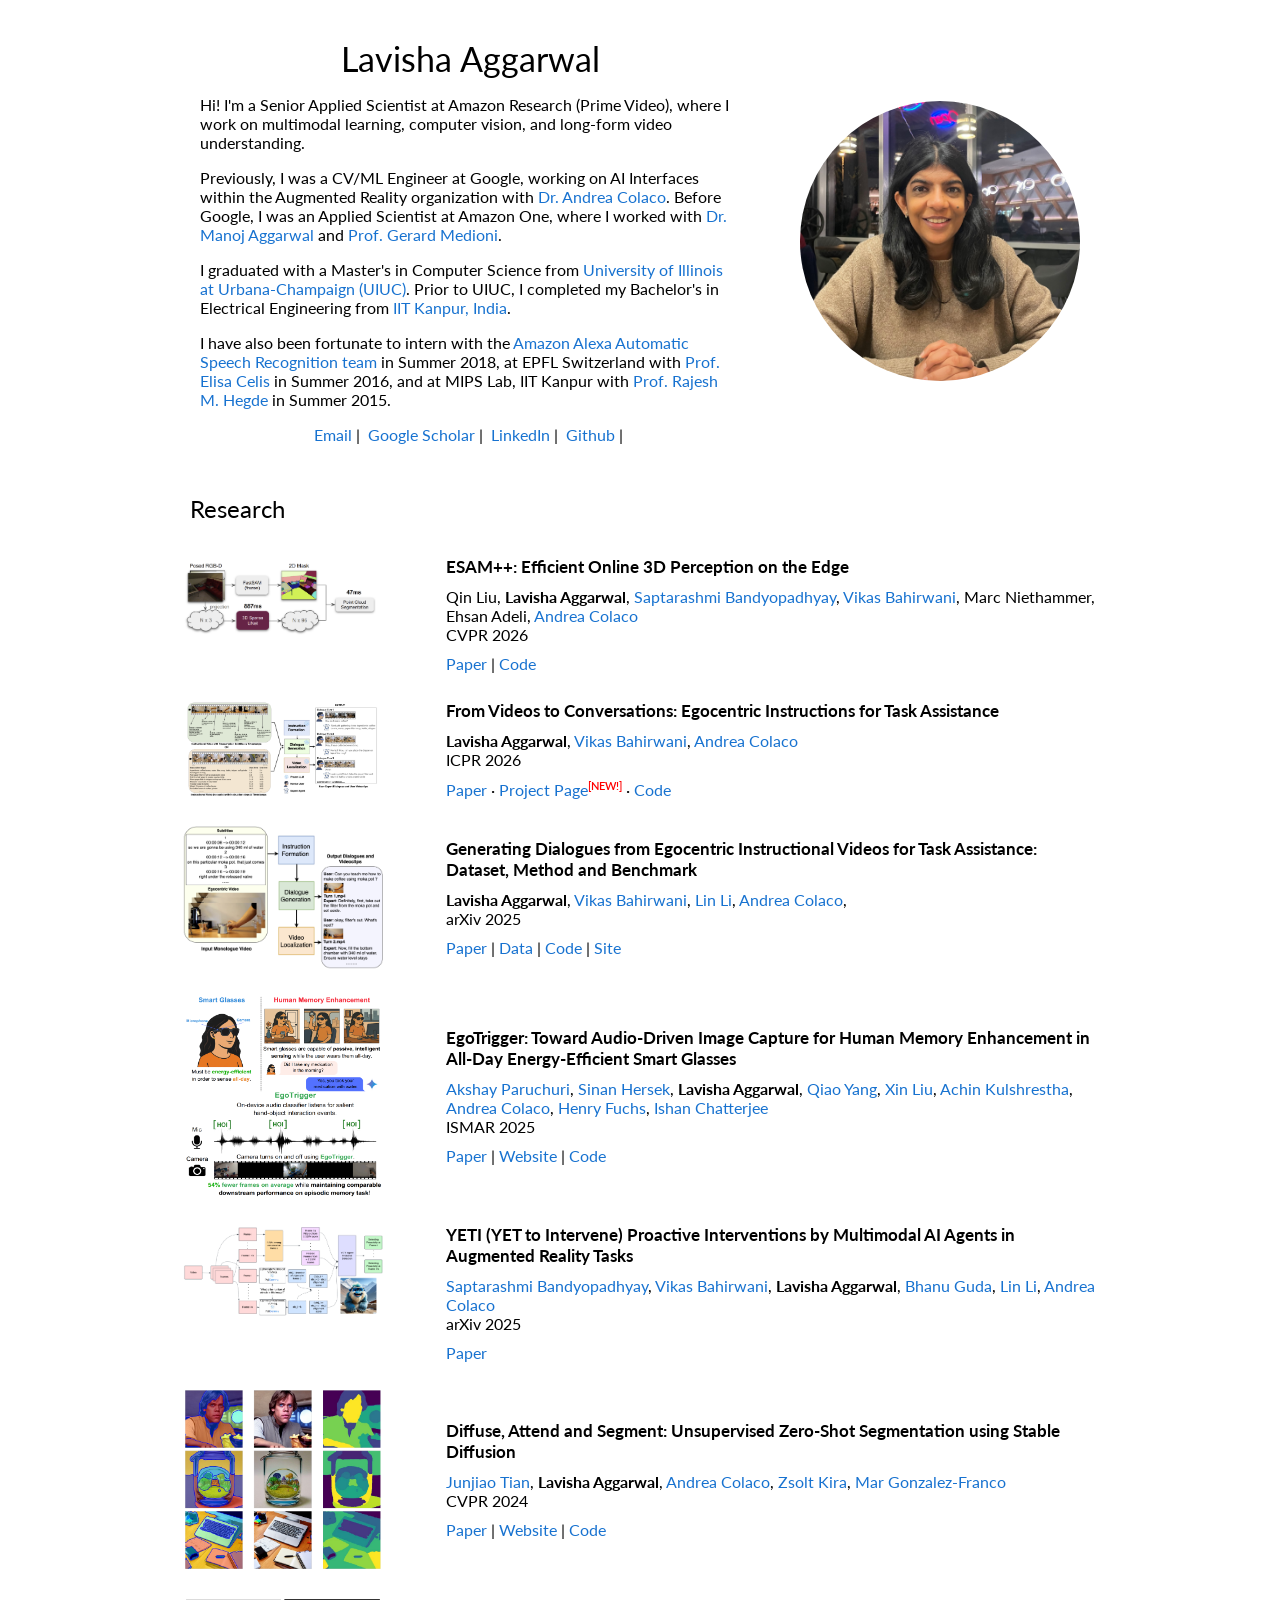
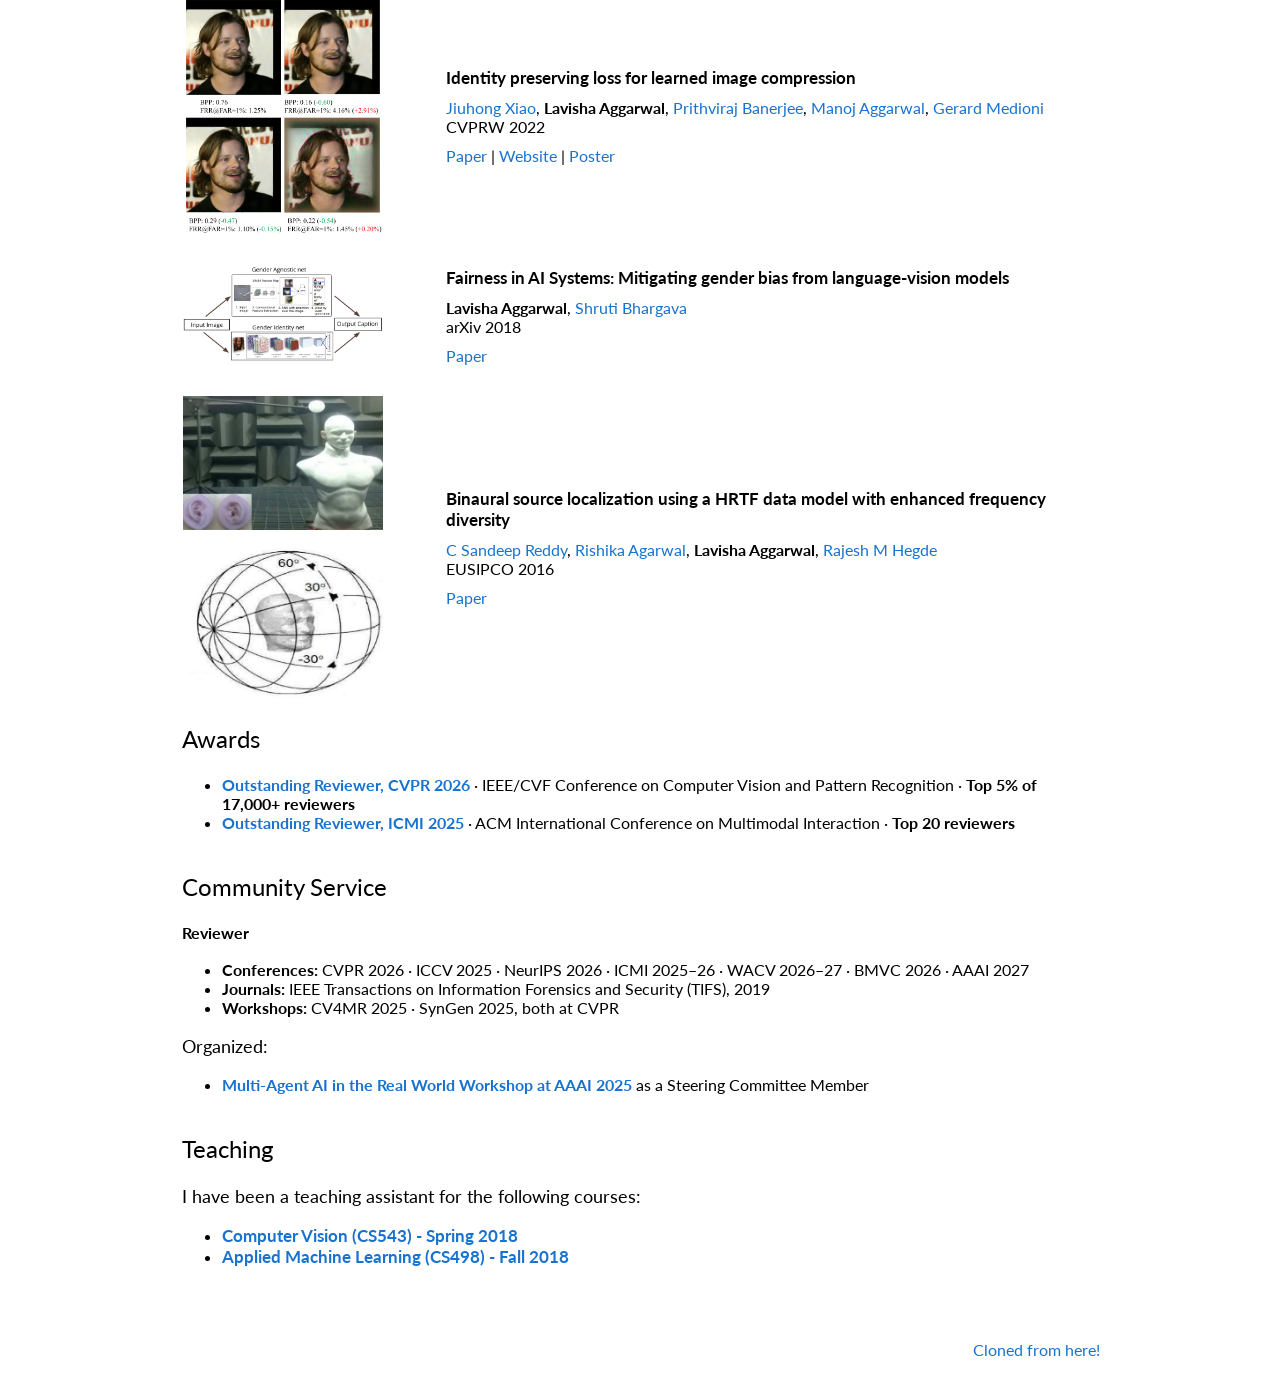
<file: index.html>
<!DOCTYPE HTML PUBLIC "-//W3C//DTD HTML 4.01 Transitional//EN">
<html lang="en">

<head>
  <meta http-equiv="Content-Type" content="text/html; charset=UTF-8">
  <meta name="viewport" content="width=device-width, initial-scale=1">
  <meta name="description" content="Lavisha Aggarwal, Senior Applied Scientist at Amazon Research (Prime Video), working on multimodal learning and long-form video understanding. MS in Computer Science from UIUC and Bachelor's in Electrical Engineering from IIT Kanpur.">
  <meta name="author" content="Lavisha Aggarwal">
  <link rel="canonical" href="https://lavishaaggarwal.github.io/">
  <meta name="generator" content="HTML Tidy for Linux/x86 (vers 11 February 2007), see www.w3.org">
  <meta name="google-site-verification" content="XXjK99sZKdpFN8kxwbglvDK8Gbhanfx-QfZGGG_TU1M" />
  <style type="text/css">
    /* Color scheme stolen from Sergey Karayev */

    a {
      color: #1772d0;
      text-decoration: none;
    }

    a:focus,
    a:hover {
      color: #f09228;
      text-decoration: none;
    }

    body,
    td,
    th,
    tr,
    p,
    a {
      font-family: 'Lato', Verdana, Helvetica, sans-serif;
      font-size: 16px
    }

    strong {
      font-family: 'Lato', Verdana, Helvetica, sans-serif;
      font-size: 16px;
    }

    heading {
      font-family: 'Lato', Verdana, Helvetica, sans-serif;
      font-size: 24px;
    }

    papertitle {
      font-family: 'Lato', Verdana, Helvetica, sans-serif;
      font-size: 17px;
      font-weight: 700
    }

    name,
    h1.name {
      font-family: 'Lato', Verdana, Helvetica, sans-serif;
      font-size: 34px;
    }

    h1.name {
      display: inline;
      font-weight: normal;
      margin: 0;
    }

    #paper_img {
      width: 200px;
    }

    .fade {
      transition: opacity .2s ease-in-out;
      -moz-transition: opacity .2s ease-in-out;
      -webkit-transition: opacity .2s ease-in-out;
    }

    span.highlight {
      background-color: #ffffd0;
    }
  </style>
  <title>Lavisha Aggarwal</title>
  <link href='https://fonts.googleapis.com/css?family=Lato:400,700,400italic,700italic' rel='stylesheet' type='text/css'>
  <script type="application/ld+json">
  {
    "@context": "https://schema.org",
    "@type": "Person",
    "name": "Lavisha Aggarwal",
    "url": "https://lavishaaggarwal.github.io/",
    "image": "https://lavishaaggarwal.github.io/images/lavisha.jpg",
    "jobTitle": "Senior Applied Scientist",
    "worksFor": { "@type": "Organization", "name": "Amazon Research (Prime Video)" },
    "alumniOf": [
      { "@type": "CollegeOrUniversity", "name": "University of Illinois at Urbana-Champaign" },
      { "@type": "CollegeOrUniversity", "name": "Indian Institute of Technology Kanpur" }
    ],
    "knowsAbout": ["Multimodal Learning", "Long-form Video Understanding", "Computer Vision", "Machine Learning", "Augmented Reality"],
    "sameAs": [
      "https://scholar.google.com/citations?user=YTenfMsAAAAJ&hl=en",
      "https://www.linkedin.com/in/lavisha",
      "https://www.github.com/lavishaaggarwal"
    ]
  }
  </script>
</head>

<body>
  <table width="940" border="0" align="center" cellspacing="0" cellpadding="0">
    <tr>
      <td>
        <table width="100%" align="center" border="0" cellspacing="0" cellpadding="30">
          <tr>
            <td width="67%" valign="middle">
              <div align="center">
                <h1 class="name">Lavisha Aggarwal</h1>
              </div>
              <p>Hi! I'm a Senior Applied Scientist at Amazon Research (Prime Video), where I work on multimodal learning, computer vision, and long-form video understanding.</p>
              <p>Previously, I was a CV/ML Engineer at Google, working on AI Interfaces within the Augmented Reality organization with <a href="https://www.linkedin.com/in/andrea-colaco/">Dr. Andrea Colaco</a>. Before Google, I was an Applied Scientist at Amazon One, where I worked with <a href="https://acr.iitbombay.org/awards/dr-manoj-aggarwal/">Dr. Manoj Aggarwal</a> and <a href="https://viterbi.usc.edu/directory/faculty/Medioni/Gerard/">Prof. Gerard Medioni</a>.</p>
              <p>I graduated with a Master's in Computer Science from <a href="https://illinois.edu/">University of Illinois at Urbana-Champaign (UIUC)</a>. Prior to UIUC, I completed my Bachelor's in Electrical Engineering from <a href="http://iitk.ac.in/">IIT Kanpur, India</a>.</p>
              <p>I have also been fortunate to intern with the <a href="https://www.amazon.science/tag/alexa/">Amazon Alexa Automatic Speech Recognition team</a> in Summer 2018, at EPFL Switzerland with <a href="https://economics.yale.edu/people/elisa-celis">Prof. Elisa Celis</a> in Summer 2016, and at MIPS Lab, IIT Kanpur with <a href="https://rajeshmhegde.com/">Prof. Rajesh M. Hegde</a> in Summer 2015.</p>
              <p align=center>
                <a href="mailto:lavishaaggarwal1995@gmail.com">Email</a>&nbsp|&nbsp
                <!-- <a href="files/Resume_LavishaAggarwal_2025.pdf">Resume</a>&nbsp|&nbsp -->
                <a href="https://scholar.google.com/citations?user=YTenfMsAAAAJ&hl=en">Google Scholar</a>&nbsp|&nbsp
                <a href="https://www.linkedin.com/in/lavisha">LinkedIn</a>&nbsp|&nbsp
                <a href="https://www.github.com/lavishaaggarwal">Github</a>&nbsp|&nbsp
              </p>
            </td>
            <td width="28%">
              <img width="100%" src="images/lavisha.jpg"
                style="object-fit:cover; width:280px; height:280px; border-radius:50%;">
            </td>
          </tr>
        </table>
        <table width="100%" align="center" border="0" cellspacing="0" cellpadding="20">
          <tr>
            <td width="100%" valign="middle">
              <heading>Research</heading>
            </td>
          </tr>
        </table>
        <!-- width:100%;border:0px;border-spacing:0px;border-collapse:separate;margin-right:auto;margin-left:auto; -->
        <table id="publications" width="100%" align="center" border="0" border-spacing="0" border-collapse="separate"
          cellspacing="0" cellpadding="13">
          <!-- <tr onmouseout="rn_stop()" onmouseover="rn_start()" bgcolor="#ffffd0"> -->
          <!-- <tr bgcolor="#ffffd0"> -->
          <tr>
            <td width="28%" valign="top">
              <img id="paper_img" src='images/esam.png'>
            </td>
            <td width="75%" valign="center">
              <papertitle>ESAM++: Efficient Online 3D Perception on the Edge
              </papertitle>
              <div style="height:10px;font-size:1px;">&nbsp;</div>
              Qin Liu,
              <strong>Lavisha Aggarwal</strong>,
              <a href="https://sites.google.com/corp/view/saptarashmi/">Saptarashmi Bandyopadhyay</a>,
              <a href="https://scholar.google.com/citations?hl=en&user=88-1Y7EAAAAJ">Vikas Bahirwani</a>,
              Marc Niethammer,
              Ehsan Adeli,
              <a href="https://andreacolaco.info/">Andrea Colaco</a>
              <br>
              CVPR 2026
              <div style="height:10px;font-size:1px;">&nbsp;</div>
                <a href="https://openaccess.thecvf.com/content/CVPR2026/html/Liu_ESAM_Efficient_Online_3D_Perception_on_the_Edge_CVPR_2026_paper.html">Paper</a> | <a href="https://github.com/google/esamplusplus">Code</a>
            </td>
          </tr>
          <tr>
            <td width="28%" valign="top">
              <img id="paper_img" src='images/videos2conversations.png'>
            </td>
            <td width="75%" valign="center">
              <papertitle>From Videos to Conversations: Egocentric Instructions for Task Assistance
              </papertitle>
              <div style="height:10px;font-size:1px;">&nbsp;</div>
              <strong>Lavisha Aggarwal</strong>,
              <a href="https://scholar.google.com/citations?hl=en&user=88-1Y7EAAAAJ">Vikas Bahirwani</a>,
              <a href="https://andreacolaco.info/">Andrea Colaco</a>
              <br>
              ICPR 2026
              <div style="height:10px;font-size:1px;">&nbsp;</div>
                <a href="https://arxiv.org/pdf/2602.01038">Paper</a> · <a href="howtodiv/">Project Page</a><sup style="color:red; font-weight:600; font-size:0.7em;">[NEW!]</sup> · <a href="https://github.com/google/howtodiv">Code</a>
            </td>
          </tr>
		  <tr>
            <td width="28%" valign="top">
              <img id="paper_img" src='images/howtodiv.png'>
            </td>
            <td width="75%" valign="center">
              <papertitle>Generating Dialogues from Egocentric Instructional Videos for Task Assistance: Dataset, Method and Benchmark
              </papertitle>
              <div style="height:10px;font-size:1px;">&nbsp;</div>
              <strong>Lavisha Aggarwal</strong>, 
              <a href="https://scholar.google.com/citations?hl=en&user=88-1Y7EAAAAJ">Vikas Bahirwani</a>, 
              <a href="https://scholar.google.ca/citations?hl=en&user=MYMlFmgAAAAJ">Lin Li</a>,  
              <a href="https://andreacolaco.info/">Andrea Colaco</a>, 
	            <br>
              arXiv 2025
              <div style="height:10px;font-size:1px;">&nbsp;</div>
                <a href="https://arxiv.org/pdf/2508.11192">Paper</a> | <a href="https://github.com/google/howtodiv">Data</a> | <a href="https://github.com/google/howtodiv">Code</a> | <a href="https://research.google/pubs/generating-dialogues-from-egocentric-instructional-videos-for-task-assistance-dataset-method-and-benchmark/">Site</a>
            </td>
          </tr>
		  <tr>
            <td width="28%" valign="top">
              <img id="paper_img" src='images/egotrigger.png'>
            </td>
            <td width="75%" valign="center">
              <papertitle>EgoTrigger: Toward Audio-Driven Image Capture for Human Memory Enhancement in All-Day Energy-Efficient Smart Glasses
              </papertitle>
              <div style="height:10px;font-size:1px;">&nbsp;</div>
              <a href="https://akshayparuchuri.com/">Akshay Paruchuri</a>, 
              <a href="https://scholar.google.com/citations?user=6h2mDBUAAAAJ">Sinan Hersek</a>, 
              <strong>Lavisha Aggarwal</strong>, 
              <a>Qiao Yang</a>, 
              <a href="https://xliucs.github.io/">Xin Liu</a>, 
              <a href="https://research.google/people/achin-ace-kulshrestha">Achin Kulshrestha</a>, 
              <a href="https://andreacolaco.info/">Andrea Colaco</a>, 
              <a href="https://cs.unc.edu/person/henry-fuchs/">Henry Fuchs</a>, 
              <a href="https://research.google/people/ishanchatterjee">Ishan Chatterjee</a>
	            <br>
              ISMAR 2025
              <div style="height:10px;font-size:1px;">&nbsp;</div>
                <a href="https://arxiv.org/pdf/2508.01915">Paper</a> | <a href="https://egotrigger.github.io/">Website</a> | <a href="https://github.com/yahskapar/EgoTrigger">Code</a>
            </td>
          </tr>
		  <tr>
            <td width="28%" valign="top">
              <img id="paper_img" src='images/yeti.png'>
            </td>
            <td width="75%" valign="center">
              <papertitle>YETI (YET to Intervene) Proactive Interventions by Multimodal AI Agents in Augmented Reality Tasks
              </papertitle>
              <div style="height:10px;font-size:1px;">&nbsp;</div>
              <a href="https://sites.google.com/corp/view/saptarashmi/">Saptarashmi Bandyopadhyay</a>, 
              <a href="https://scholar.google.com/citations?hl=en&user=88-1Y7EAAAAJ">Vikas Bahirwani</a>, 
              <strong>Lavisha Aggarwal</strong>, 
              <a href="https://bhanu77prakash.github.io/">Bhanu Guda</a>, 
              <a href="https://scholar.google.ca/citations?hl=en&user=MYMlFmgAAAAJ">Lin Li</a>,  
              <a href="https://andreacolaco.info/">  Andrea Colaco</a>
            <br>
              arXiv 2025
              <div style="height:10px;font-size:1px;">&nbsp;</div>
                <a href="https://arxiv.org/pdf/2501.09355">Paper</a> 
            </td>
          </tr>
          <tr>
            <td width="28%" valign="top">
              <img id="paper_img" src='images/diffseg.png'>
            </td>
            <td width="75%" valign="center">
              <papertitle>Diffuse, Attend and Segment: Unsupervised Zero-Shot Segmentation using Stable Diffusion
              </papertitle>
              <div style="height:10px;font-size:1px;">&nbsp;</div>
              <a href="https://potatotian.github.io/">Junjiao Tian</a>, 
              <strong>Lavisha Aggarwal</strong>, 
              <a href="https://andreacolaco.info/">Andrea Colaco</a>, 
              <a href="https://faculty.cc.gatech.edu/~zk15/">Zsolt Kira</a>, 
              <a href="https://margonzalezfranco.github.io/">Mar Gonzalez-Franco</a>
	            <br>
              CVPR 2024
              <div style="height:10px;font-size:1px;">&nbsp;</div>
                <a href="https://arxiv.org/pdf/2308.12469">Paper</a> | <a href="https://sites.google.com/corp/view/diffseg/home/">Website</a> | <a href="https://github.com/google/diffseg">Code</a>
            </td>
          </tr>
          <tr>
            <td width="28%" valign="top">
              <img id="paper_img" src='images/iploss.png'>
            </td>
            <td width="75%" valign="center">
              <papertitle>Identity preserving loss for learned image compression
              </papertitle>
              <div style="height:10px;font-size:1px;">&nbsp;</div>
              <a href="https://xjh19971.github.io/">Jiuhong Xiao</a>,
              <strong>Lavisha Aggarwal</strong>, 
              <a href="https://scholar.google.com/citations?user=ZmDUIeMAAAAJ&hl=en">Prithviraj Banerjee</a>,
              <a href="https://www.amazon.science/author/manoj-aggarwal">Manoj Aggarwal</a>,
              <a href="https://viterbi.usc.edu/directory/faculty/Medioni/Gerard">Gerard Medioni</a>
              <br>
              CVPRW 2022
              <div style="height:10px;font-size:1px;">&nbsp;</div>
              <a href="https://arxiv.org/pdf/2204.10869">Paper</a> | <a href="https://www.amazon.science/publications/identity-preserving-loss-for-learned-image-compression">Website</a> | <a href="https://data.vision.ee.ethz.ch/cvl/ntire22/posters/Xiao_Identity_poster-identity_preserving_loss.pdf">Poster</a>
            </td>
          </tr>
          <tr>
            <td width="28%" valign="top">
              <img id="paper_img" src='images/bias_captioning.png'>
            </td>
            <td width="75%" valign="center">
              <papertitle>Fairness in AI Systems: Mitigating gender bias from language-vision models
              </papertitle>
              <div style="height:10px;font-size:1px;">&nbsp;</div>
              <strong>Lavisha Aggarwal</strong>, 
              <a href="https://shrubh.github.io/">Shruti Bhargava</a>
              <br>
              arXiv 2018
              <div style="height:10px;font-size:1px;">&nbsp;</div>
              <a href="https://arxiv.org/pdf/2305.01888">Paper</a>
            </td>
          </tr>
          <tr>
            <td width="28%" valign="top">
              <img id="paper_img" src='images/bsl_2.jpg'>
            </td>
             <td width="75%" valign="center">
              <papertitle>Binaural source localization using a HRTF data model with enhanced frequency diversity
              </papertitle>
              <div style="height:10px;font-size:1px;">&nbsp;</div>
              <a href="https://www.iitk.ac.in/new/sandeep-reddy-c#">C Sandeep Reddy</a>,
              <a href="https://scholar.google.com/citations?user=DErlbpMAAAAJ&hl=en">Rishika Agarwal</a>,
	          <strong>Lavisha Aggarwal</strong>, 
              <a href="https://rajeshmhegde.com/">Rajesh M Hegde</a>
              <br>
              EUSIPCO 2016
              <div style="height:10px;font-size:1px;">&nbsp;</div>
              <a href="https://eurasip.org/Proceedings/Eusipco/Eusipco2016/papers/1570256234.pdf">Paper</a>
            </td>
          </tr>
        </table>

        <table width="100%" align="center" border="0" cellpadding="10">
          <tr>
            <td width="100%" valign="middle">
              <heading>Awards</heading>
            </td>
          </tr>
          <tr>
            <td width="100%" valign="middle">
              <ul>
                <li><a href="https://x.com/CVPR/status/2056432742208876945?lang=en"><strong>Outstanding Reviewer, CVPR 2026</strong></a> · IEEE/CVF Conference on Computer Vision and Pattern Recognition · <strong>Top 5% of 17,000+ reviewers</strong></li>
                <li><a href="https://icmi.acm.org/2025/awards/"><strong>Outstanding Reviewer, ICMI 2025</strong></a> · ACM International Conference on Multimodal Interaction · <strong>Top 20 reviewers</strong></li>
              </ul>
            </td>
          </tr>
        </table>

        <table width="100%" align="center" border="0" cellpadding="10">
          <tr>
            <td width="100%" valign="middle">
              <heading>Community Service</heading>
            </td>
          </tr>
          <tr>
            <td width="75%" valign="center">
              <p>
              <p style="font-size:18px"><strong>Reviewer</strong></p>
              <ul>
                <!-- Steering Committee Member - Multi-Agent AI in the Real World Workshop, AAAI 2025 -->
                <li>
                  <strong>Conferences:</strong> CVPR 2026 · ICCV 2025 · NeurIPS 2026 · ICMI 2025–26 · WACV 2026–27 · BMVC 2026 · AAAI 2027
                </li>
                <li>
                  <strong>Journals:</strong> IEEE Transactions on Information Forensics and Security (TIFS), 2019
                </li>
                <li>
                  <strong>Workshops:</strong> CV4MR 2025 · SynGen 2025, both at CVPR
                </li>
              </ul>
              </p>
              <p>
              <p style="font-size:18px">Organized:</p>
              <ul>
                <li>
                  <papertitle><a href="https://sites.google.com/corp/view/marw-ai-agents">Multi-Agent AI in the Real World Workshop at AAAI 2025</papertitle> </a> as a Steering Committee Member
                </li>
              </ul>
              </p>

            </td>
          </tr>
        </table>
        <table width="100%" align="center" border="0" cellpadding="10">
          <tr>
            <td width="100%" valign="middle">
              <heading>Teaching</heading>
            </td>
          </tr>
          <tr>
            <td width="75%" valign="center">
              <p>
              <p style="font-size:18px">I have been a teaching assistant for the following courses:</p>
              <ul>
                <li><a href="https://slazebni.cs.illinois.edu/spring18/">
                    <papertitle>Computer Vision (CS543) - Spring 2018</papertitle>
                    <!-- https://slazebni.cs.illinois.edu/fall24/ -->
                  </a></li>
                <li><a href="http://luthuli.cs.uiuc.edu/~daf/courses/AML-18-Fall/aml-home%20copy.html">
                    <papertitle>Applied Machine Learning (CS498) - Fall 2018</papertitle>
                  </a>
                </li>
              </ul>
              </p>
            </td>
          </tr>
        </table>

        <table width="100%" align="center" border="0" cellspacing="0" cellpadding="10">
          <tr>
            <td>
              <br>
              <p align="right">
                <font size="2">
                  <a href="http://www.cs.berkeley.edu/~barron/">Cloned from here!</a>
                </font>
              </p>
            </td>
          </tr>
        </table>

</body>

</html>
</file>
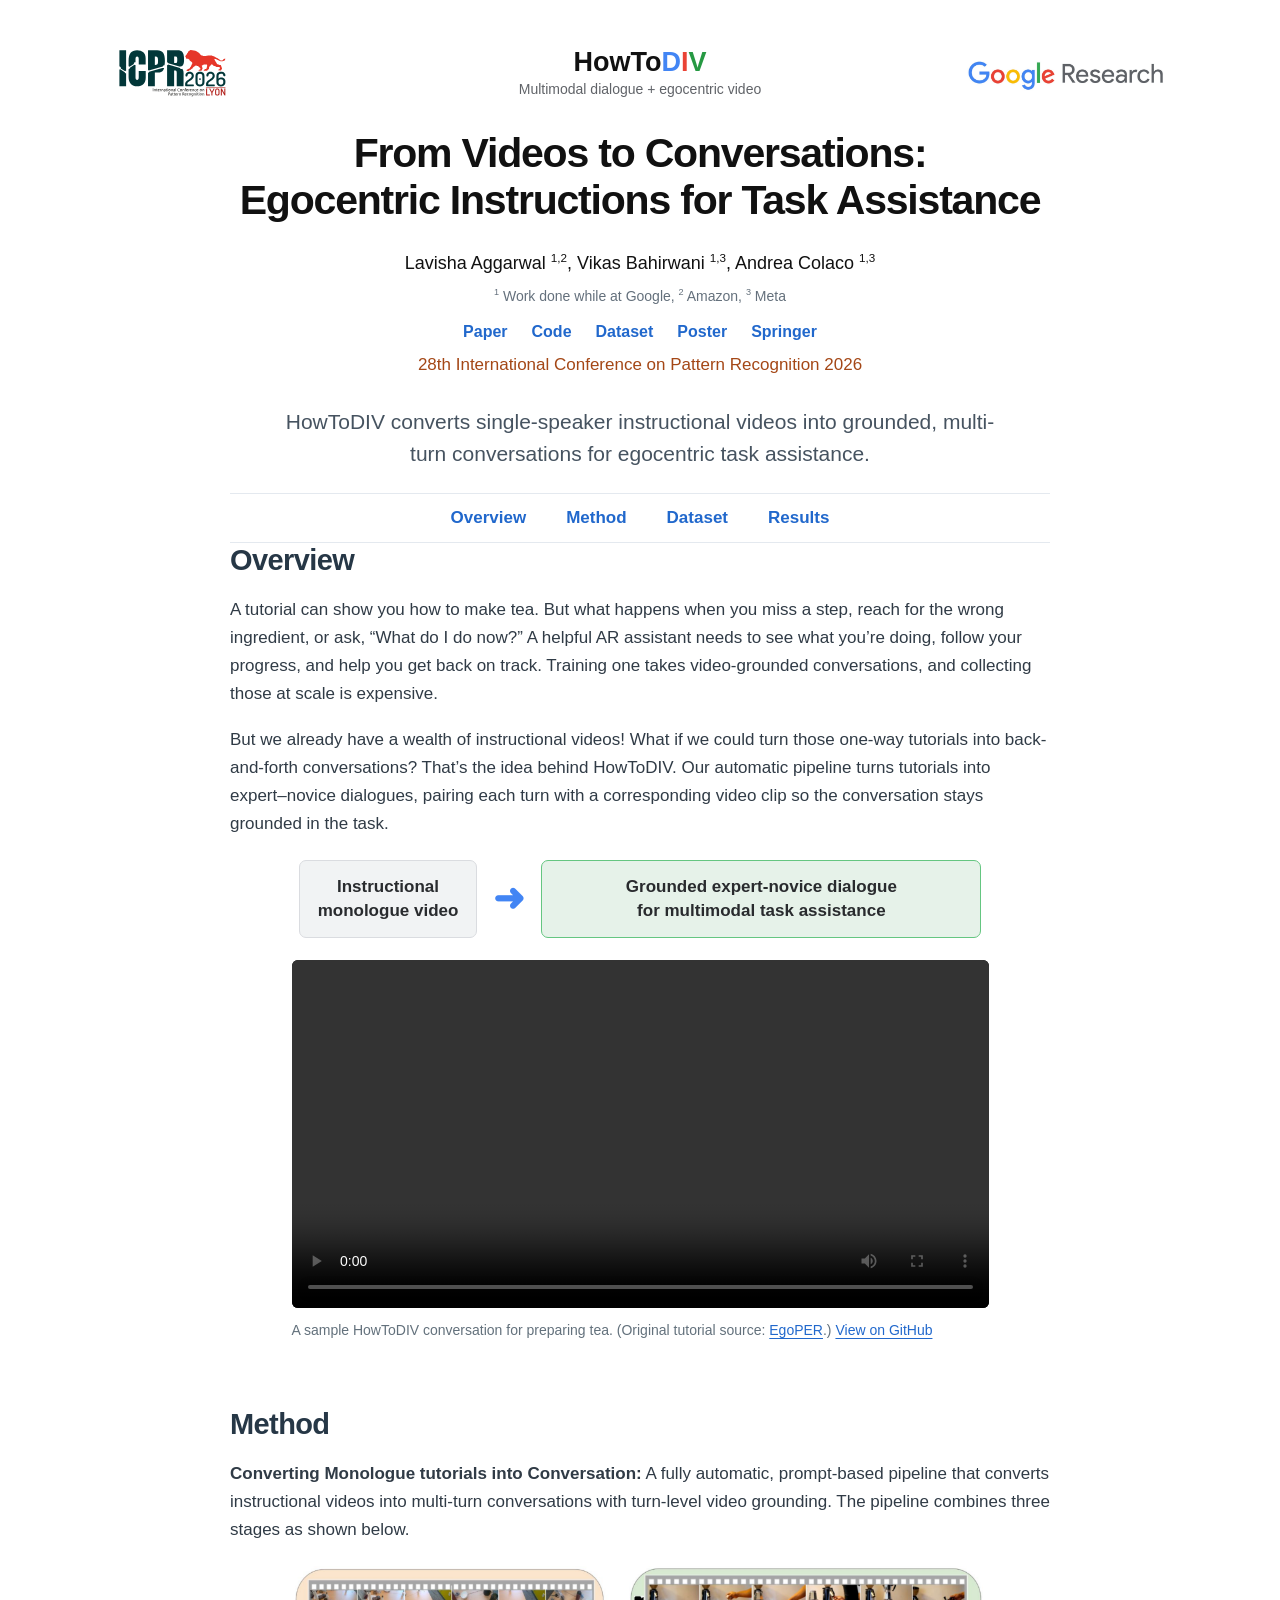
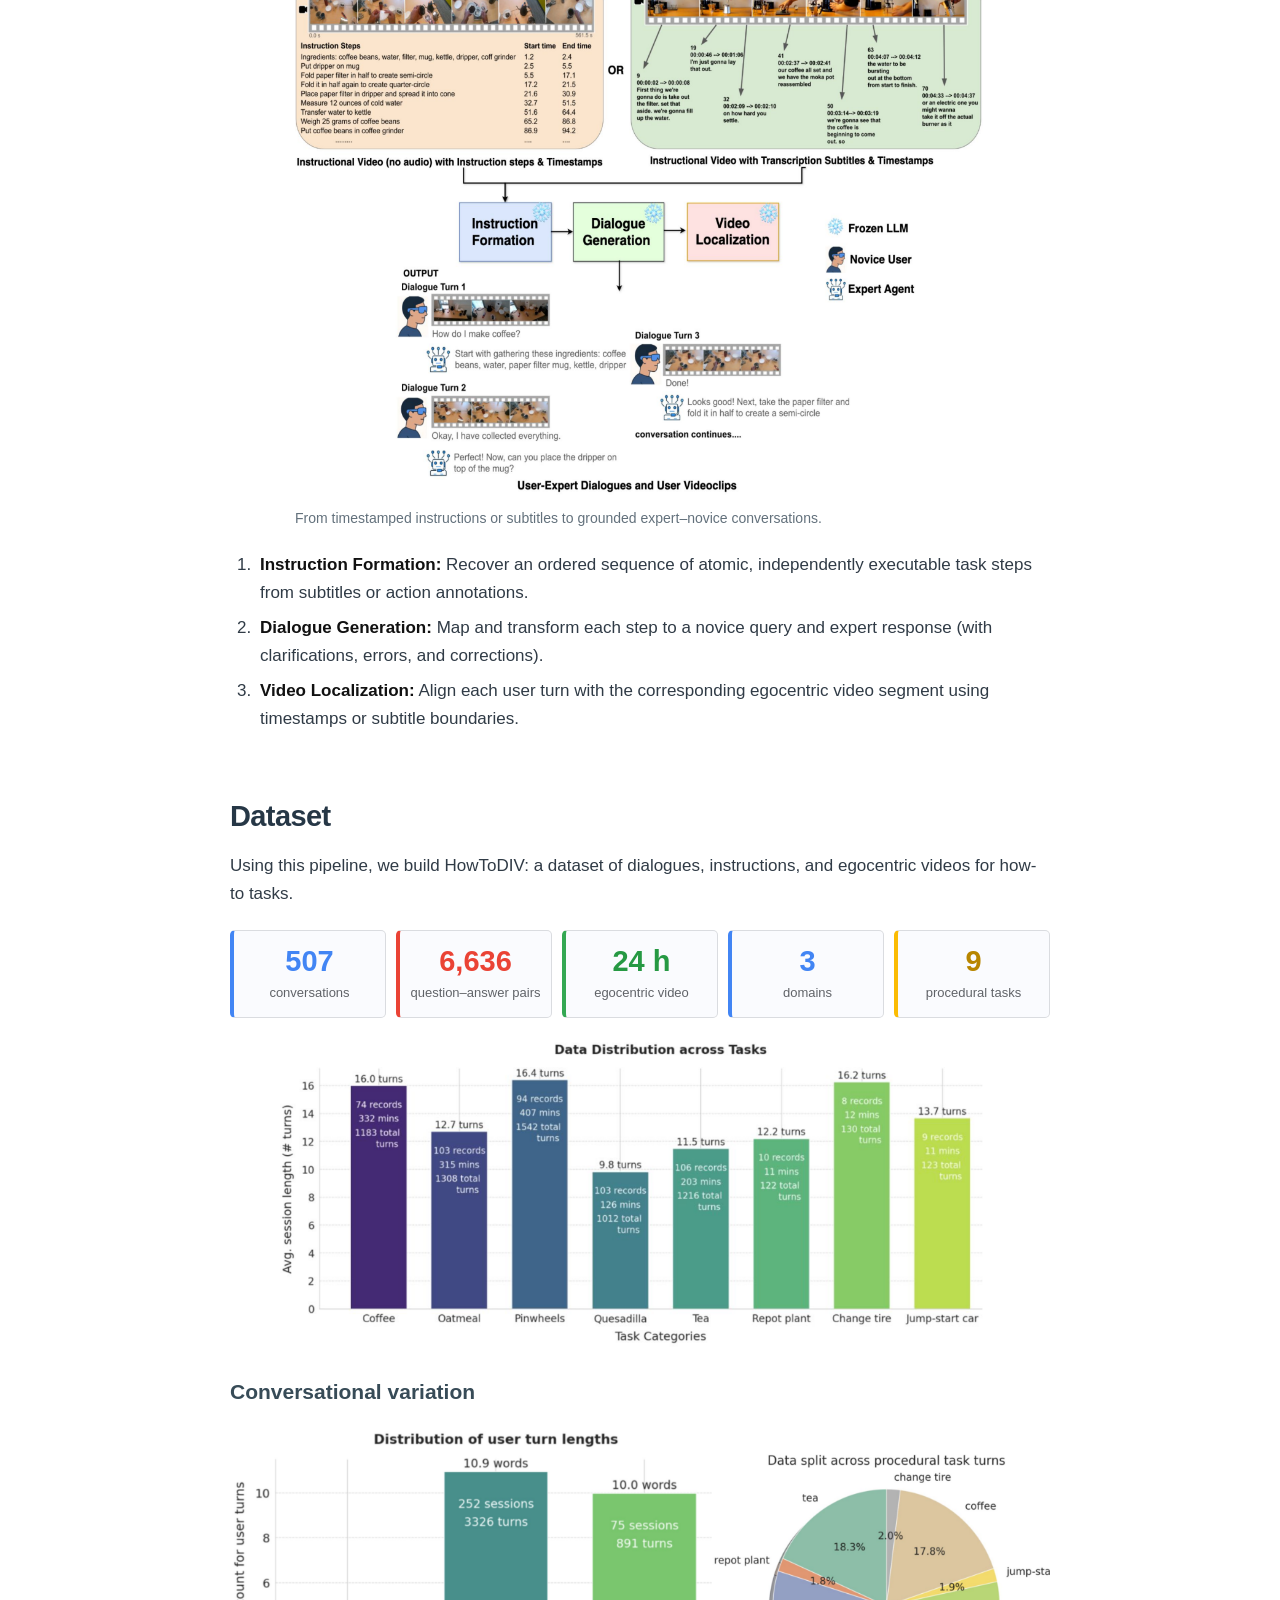
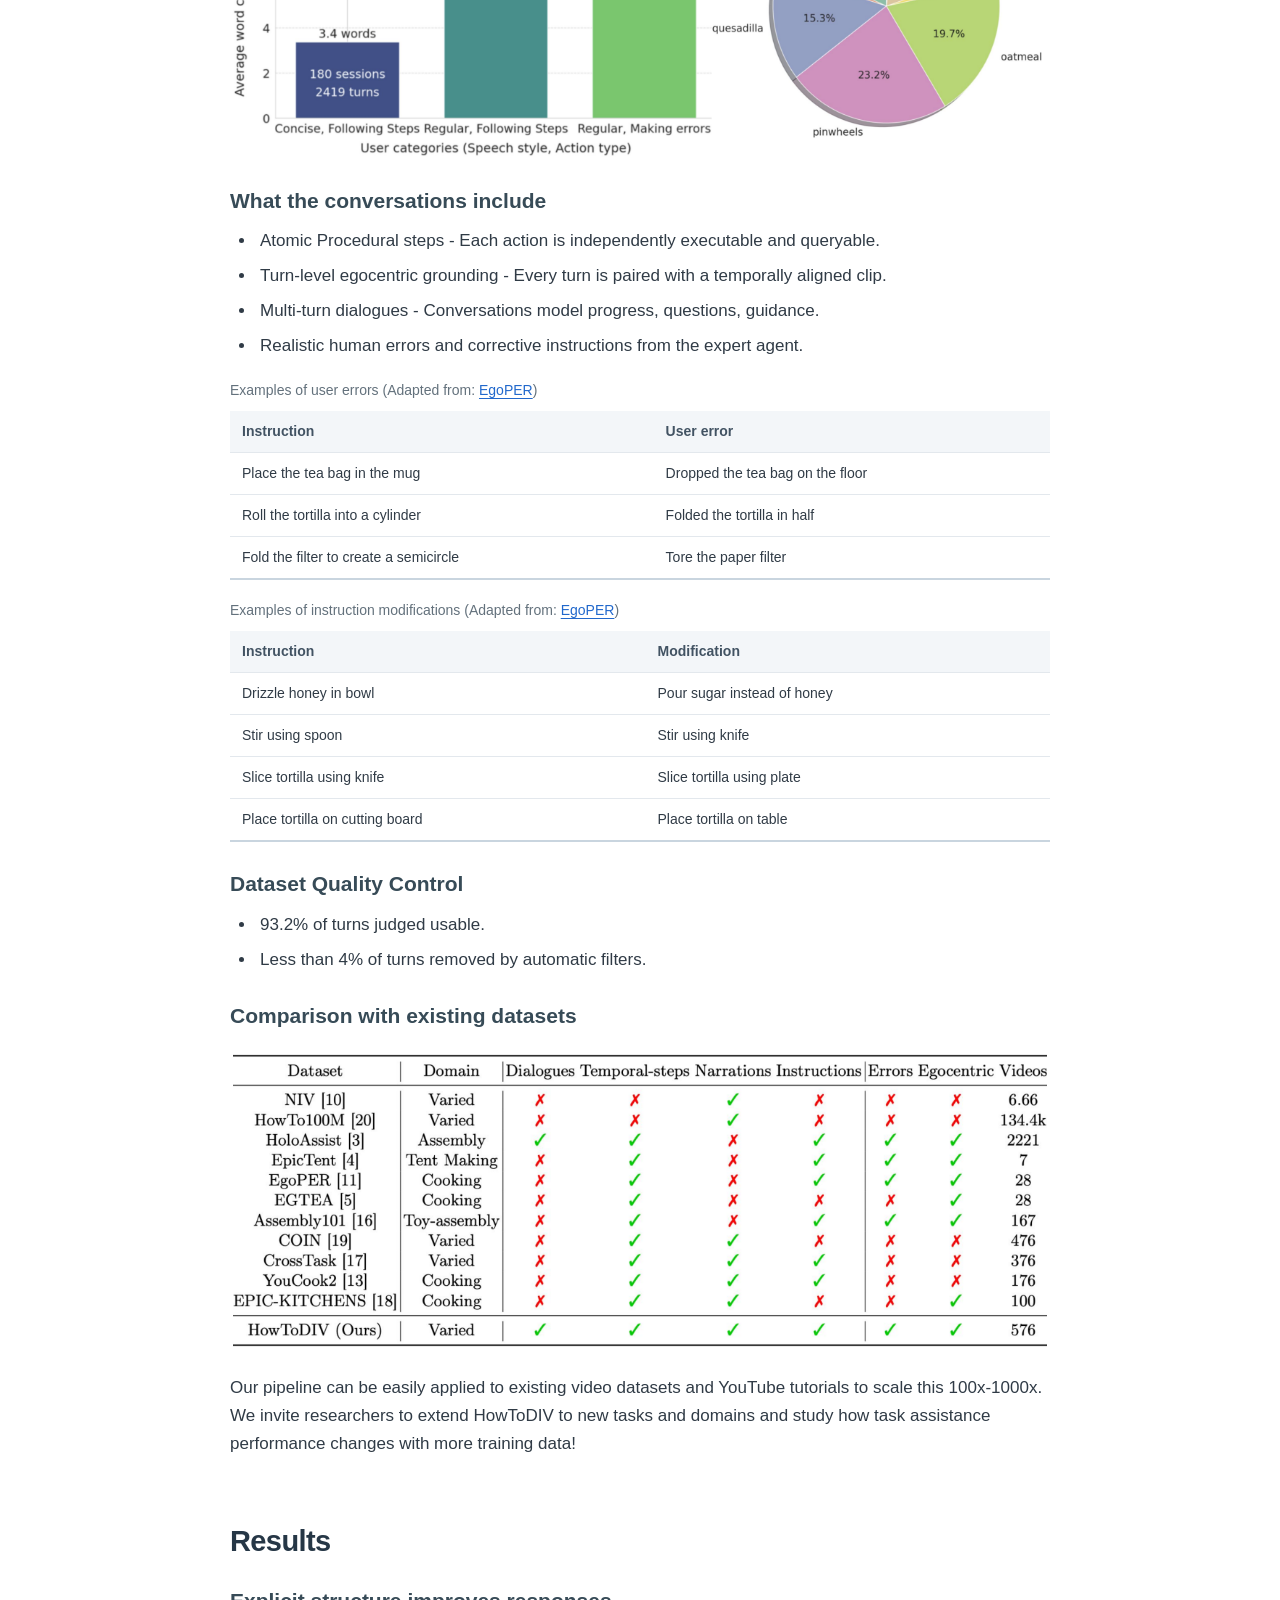
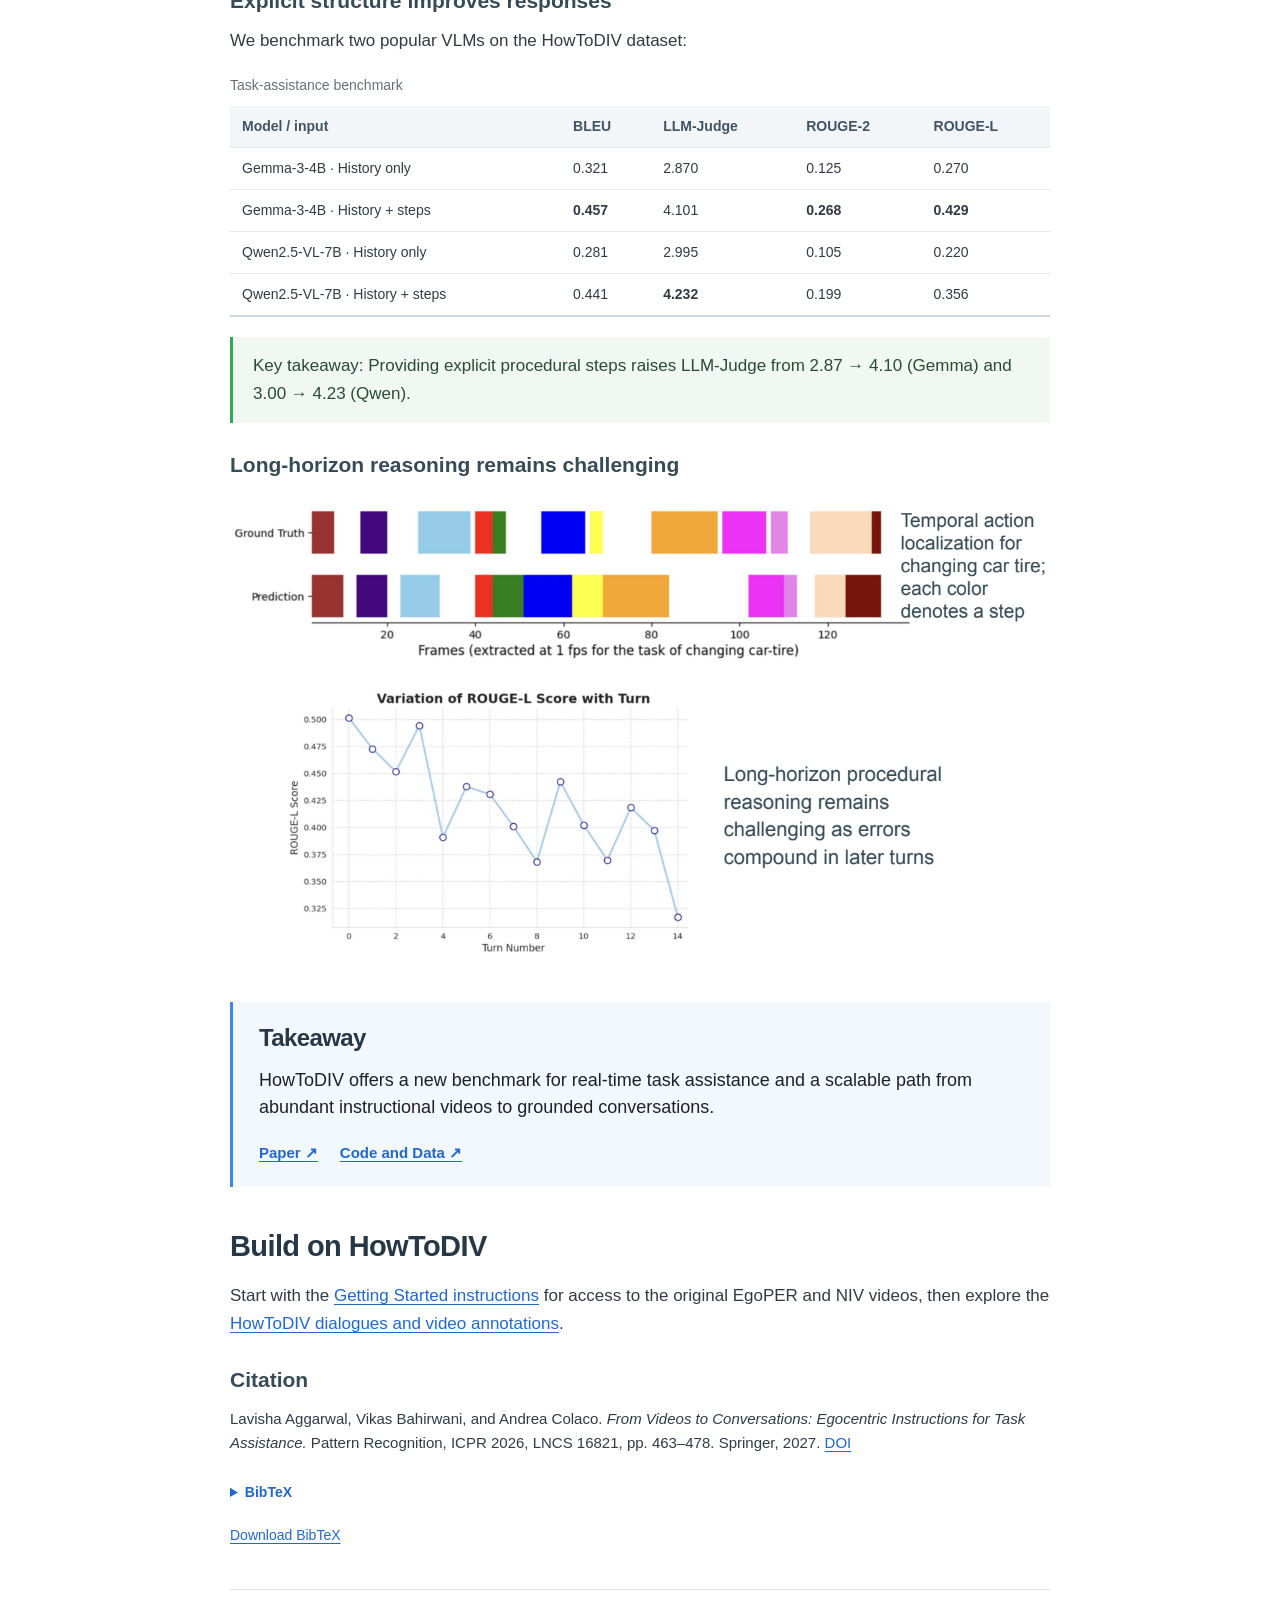
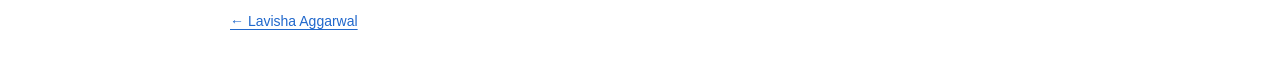
<file: howtodiv/index.html>
<!doctype html>
<html lang="en">
<head>
<meta charset="utf-8"><meta name="viewport" content="width=device-width, initial-scale=1">
<title>From Videos to Conversations: Egocentric Instructions for Task Assistance</title>
<meta name="description" content="HowToDIV: a dataset of dialogues, instructions, and egocentric videos for multimodal task assistance. ICPR 2026.">
<link rel="stylesheet" href="style.css">
<link rel="canonical" href="https://lavishaaggarwal.github.io/howtodiv/">
</head>
<body>
<main class="poster">
<header>
<div class="brand-row"><div class="brand">HowTo<span class="blue">D</span><span class="red">I</span><span class="green">V</span><small>Multimodal dialogue + egocentric video</small></div><a class="conference-logo" href="https://icpr2026.org/" aria-label="ICPR 2026 conference website"><img src="assets/icpr2026.svg" alt="ICPR 2026" width="160"></a><img class="google" src="assets/google-research.png" alt="Google Research"></div>
<h1>From Videos to Conversations:<br>Egocentric Instructions for Task Assistance</h1>
<p class="authors">Lavisha Aggarwal <sup>1,2</sup>, Vikas Bahirwani <sup>1,3</sup>, Andrea Colaco <sup>1,3</sup></p>
<p class="affiliations"><sup>1</sup> Work done while at Google, <sup>2</sup> Amazon, <sup>3</sup> Meta</p>
<nav aria-label="Paper resources"><a href="https://arxiv.org/pdf/2602.01038">Paper</a><a href="https://github.com/google/howtodiv">Code</a><a href="https://github.com/google/howtodiv/tree/main/data">Dataset</a><a href="poster.pdf">Poster</a><a href="https://link.springer.com/chapter/10.1007/978-3-032-31438-3_31">Springer</a></nav>
<div class="conference"><span>28th International Conference on Pattern Recognition 2026</span></div>
<p class="summary">HowToDIV converts single-speaker instructional videos into grounded, multi-turn conversations for egocentric task assistance.</p><nav class="section-nav" aria-label="Page sections"><a href="#overview">Overview</a><a href="#method">Method</a><a href="#dataset">Dataset</a><a href="#results">Results</a></nav></header>
<div class="article"><section id="overview"><h2>Overview</h2>
<p>A tutorial can show you how to make tea. But what happens when you miss a step, reach for the wrong ingredient, or ask, “What do I do now?” A helpful AR assistant needs to see what you’re doing, follow your progress, and help you get back on track. Training one takes video-grounded conversations, and collecting those at scale is expensive.</p><p>But we already have a wealth of instructional videos! What if we could turn those one-way tutorials into back-and-forth conversations? That’s the idea behind HowToDIV. Our automatic pipeline turns tutorials into expert–novice dialogues, pairing each turn with a corresponding video clip so the conversation stays grounded in the task.</p>

<div class="flow"><strong>Instructional<br>monologue video</strong><span aria-hidden="true">➜</span><strong>Grounded expert-novice dialogue<br>for multimodal task assistance</strong></div><figure class="overview-video">
<video controls playsinline preload="metadata" aria-label="HowToDIV sample conversation: preparing tea">
<source src="https://raw.githubusercontent.com/google/howtodiv/main/data/sample_data/output_conversation_regular_teau2av012.mp4" type="video/mp4">
Your browser does not support embedded video. <a href="https://github.com/google/howtodiv/blob/main/data/sample_data/output_conversation_regular_teau2av012.mp4">Watch the sample video on GitHub</a>.
</video>
<figcaption>A sample HowToDIV conversation for preparing tea. (Original tutorial source: <a href="https://www.khoury.northeastern.edu/home/eelhami/egoper.htm">EgoPER</a>.) <a href="https://github.com/google/howtodiv/blob/main/data/sample_data/output_conversation_regular_teau2av012.mp4">View on GitHub</a></figcaption>
</figure></section><section id="method"><h2>Method</h2>
<p><strong>Converting Monologue tutorials into Conversation:</strong> A fully automatic, prompt-based pipeline that converts instructional videos into multi-turn conversations with turn-level video grounding. The pipeline combines three stages as shown below.</p>
<figure><a href="assets/pipeline.png"><img src="assets/pipeline.png" alt="Pipeline: instructional video with timestamped steps or subtitles passes through instruction formation, dialogue generation, and video localization to produce grounded user-expert dialogues and user video clips."></a><figcaption>From timestamped instructions or subtitles to grounded expert–novice conversations.</figcaption></figure>
<ol><li><strong>Instruction Formation:</strong> Recover an ordered sequence of atomic, independently executable task steps from subtitles or action annotations.</li><li><strong>Dialogue Generation:</strong> Map and transform each step to a novice query and expert response (with clarifications, errors, and corrections).</li><li><strong>Video Localization:</strong> Align each user turn with the corresponding egocentric video segment using timestamps or subtitle boundaries.</li></ol>
</section><section id="dataset"><h2>Dataset</h2><p>Using this pipeline, we build HowToDIV: a dataset of dialogues, instructions, and egocentric videos for how-to tasks.</p>
<div class="stats"><div><b>507</b><span>conversations</span></div><div><b>6,636</b><span>question–answer pairs</span></div><div><b>24 h</b><span>egocentric video</span></div><div><b>3</b><span>domains</span></div><div><b>9</b><span>procedural tasks</span></div></div>
<figure><a href="assets/task-distribution.png"><img src="assets/task-distribution.png" alt="Dataset distribution across coffee, oatmeal, pinwheels, quesadilla, tea, repot plant, change tire, and jump-start car tasks; average conversation lengths range from 9.8 to 16.4 turns."></a></figure><div class="subsection"><h3>Conversational variation</h3><figure><a href="assets/conversation-variation.png"><img src="assets/conversation-variation.png" alt="User turn lengths: concise users average 3.4 words, regular users following steps 10.9 words, and regular users making errors 10.0 words. Pie chart shows the procedural task split."></a></figure></div><div class="subsection"><h3>What the conversations include</h3>
<ul><li>Atomic Procedural steps - Each action is independently executable and queryable.</li><li>Turn-level egocentric grounding - Every turn is paired with a temporally aligned clip.</li><li>Multi-turn dialogues - Conversations model progress, questions, guidance.</li><li>Realistic human errors and corrective instructions from the expert agent.</li></ul>

<div class="table-scroll" role="region" aria-label="Examples of user errors" tabindex="0"><table><caption>Examples of user errors (Adapted from: <a href="https://www.khoury.northeastern.edu/home/eelhami/egoper.htm">EgoPER</a>)</caption><thead><tr><th scope="col">Instruction</th><th scope="col">User error</th></tr></thead><tbody><tr><th scope="row">Place the tea bag in the mug</th><td>Dropped the tea bag on the floor</td></tr><tr><th scope="row">Roll the tortilla into a cylinder</th><td>Folded the tortilla in half</td></tr><tr><th scope="row">Fold the filter to create a semicircle</th><td>Tore the paper filter</td></tr></tbody></table></div><div class="table-scroll" role="region" aria-label="Examples of instruction modifications" tabindex="0"><table><caption>Examples of instruction modifications (Adapted from: <a href="https://www.khoury.northeastern.edu/home/eelhami/egoper.htm">EgoPER</a>)</caption><thead><tr><th scope="col">Instruction</th><th scope="col">Modification</th></tr></thead><tbody><tr><th scope="row">Drizzle honey in bowl</th><td>Pour sugar instead of honey</td></tr><tr><th scope="row">Stir using spoon</th><td>Stir using knife</td></tr><tr><th scope="row">Slice tortilla using knife</th><td>Slice tortilla using plate</td></tr><tr><th scope="row">Place tortilla on cutting board</th><td>Place tortilla on table</td></tr></tbody></table></div></div><div class="subsection"><h3>Dataset Quality Control</h3><ul><li>93.2% of turns judged usable.</li><li>Less than 4% of turns removed by automatic filters.</li></ul></div><div class="subsection"><h3>Comparison with existing datasets</h3><figure><a href="assets/dataset-comparison.png"><img src="assets/dataset-comparison.png" alt="Comparison of HowToDIV with NIV, HowTo100M, HoloAssist, EpicTent, EgoPER, EGTEA, Assembly101, COIN, CrossTask, YouCook2, and EPIC-KITCHENS across domain, dialogues, temporal steps, narrations, instructions, errors, and egocentric video. HowToDIV includes all listed capabilities."></a></figure><p>Our pipeline can be easily applied to existing video datasets and YouTube tutorials to scale this 100x-1000x. We invite researchers to extend HowToDIV to new tasks and domains and study how task assistance performance changes with more training data!</p></div></section><section id="results"><h2>Results</h2><h3>Explicit structure improves responses</h3><p>We benchmark two popular VLMs on the HowToDIV dataset:</p>
<div class="table-scroll" role="region" aria-label="Task-assistance benchmark" tabindex="0"><table><caption>Task-assistance benchmark</caption><thead><tr><th scope="col">Model / input</th><th scope="col">BLEU</th><th scope="col">LLM-Judge</th><th scope="col">ROUGE-2</th><th scope="col">ROUGE-L</th></tr></thead><tbody><tr><th scope="row">Gemma-3-4B · History only</th><td>0.321</td><td>2.870</td><td>0.125</td><td>0.270</td></tr><tr><th scope="row">Gemma-3-4B · History + steps</th><td><strong>0.457</strong></td><td>4.101</td><td><strong>0.268</strong></td><td><strong>0.429</strong></td></tr><tr><th scope="row">Qwen2.5-VL-7B · History only</th><td>0.281</td><td>2.995</td><td>0.105</td><td>0.220</td></tr><tr><th scope="row">Qwen2.5-VL-7B · History + steps</th><td>0.441</td><td><strong>4.232</strong></td><td>0.199</td><td>0.356</td></tr></tbody></table></div>
<p class="result-summary">Key takeaway: Providing explicit procedural steps raises LLM-Judge from 2.87 → 4.10 (Gemma) and 3.00 → 4.23 (Qwen).</p>
<h3>Long-horizon reasoning remains challenging</h3><figure><a href="assets/temporal-localization.png"><img src="assets/temporal-localization.png" alt="Temporal action localization for changing a car tire: colored ground-truth and prediction segments denote procedural steps."></a></figure>
<figure><a href="assets/long-horizon.png"><img src="assets/long-horizon.png" alt="ROUGE-L generally declines over conversation turns. Long-horizon procedural reasoning remains challenging as errors compound in later turns."></a></figure></section><section class="takeaway"><h2>Takeaway</h2><p>HowToDIV offers a new benchmark for real-time task assistance and a scalable path from abundant instructional videos to grounded conversations.</p><div><a href="https://arxiv.org/pdf/2602.01038">Paper ↗</a><a href="https://github.com/google/howtodiv">Code and Data ↗</a></div></section><section id="reuse" class="reuse"><h2>Build on HowToDIV</h2>
<p>Start with the <a href="https://github.com/google/howtodiv#getting-started">Getting Started instructions</a> for access to the original EgoPER and NIV videos, then explore the <a href="https://github.com/google/howtodiv/tree/main/data">HowToDIV dialogues and video annotations</a>.</p>
<h3>Citation</h3>
<p class="citation-text">Lavisha Aggarwal, Vikas Bahirwani, and Andrea Colaco. <em>From Videos to Conversations: Egocentric Instructions for Task Assistance.</em> Pattern Recognition, ICPR 2026, LNCS 16821, pp. 463–478. Springer, 2027. <a href="https://doi.org/10.1007/978-3-032-31438-3_31">DOI</a></p>
<details class="citation-details"><summary>BibTeX</summary><pre><code>@inproceedings{aggarwal2027videos,
  author = {Aggarwal, Lavisha and Bahirwani, Vikas and Colaco, Andrea},
  title = {From Videos to Conversations: Egocentric Instructions for Task Assistance},
  booktitle = {Pattern Recognition. ICPR 2026},
  series = {Lecture Notes in Computer Science},
  volume = {16821},
  pages = {463--478},
  year = {2027},
  publisher = {Springer, Cham},
  doi = {10.1007/978-3-032-31438-3_31}
}
</code></pre></details>
<p class="citation-download"><a href="citation.bib" download>Download BibTeX</a></p>
</section></div>
<footer><a href="../">← Lavisha Aggarwal</a></footer>
</main></body></html>
</file>
<file: howtodiv/style.css>
*{box-sizing:border-box}html{font-size:16px}body{margin:0;background:white;color:#374b57;font-family:Arial,Helvetica,sans-serif;line-height:1.3}.poster{max-width:1500px;margin:auto;padding:30px 32px}header{margin-bottom:28px;color:#111;text-align:center}.brand-row{display:flex;justify-content:space-between;align-items:flex-start}.brand{font-size:27px;font-weight:700;line-height:1.1}.brand small{display:block;font-size:14px;color:#606368;font-weight:400;margin-top:5px}.google{width:205px;height:auto}h1{font-size:clamp(28px,3vw,44px);font-weight:400;line-height:1.15;margin:0 0 13px}.authors{font-size:23px;margin:0 0 7px}.affiliations{font-size:14px;margin:0 0 16px}sup{font-size:.65em}nav{display:flex;justify-content:center;align-items:center;flex-wrap:wrap;gap:10px 22px;font-size:16px}nav span{font-weight:bold;color:#606368}a{color:#2168cc;text-underline-offset:3px}nav a{font-weight:600}.columns{display:grid;grid-template-columns:1fr 1fr;gap:40px}section{margin-bottom:20px}h2{font-size:clamp(25px,2.3vw,33px);color:#4285f4;line-height:1.15;margin:0 0 10px;font-weight:700}p,ul,ol{font-size:20px;margin:8px 0 13px}ul,ol{padding-left:22px}li{padding-left:0}li strong{color:#111}figure{margin:8px 0 12px}figure img{display:block;width:100%;height:auto}figure a{display:block}a:focus-visible{outline:3px solid #4285f4;outline-offset:4px}.center{text-align:center}.callout{text-align:center;font-weight:bold;color:#292b2e;border:1px solid;border-radius:6px;padding:8px 13px;line-height:1.2}.blue-box,.takeaway{background:#e8f0fe;border-color:#679aff}.green-box{background:#e6f2e9;border-color:#65c681}.flow{display:flex;align-items:center;gap:8px;color:#292b2e;font-size:19px}.flow strong{background:#f1f3f4;border:1px solid #dadce0;border-radius:7px;padding:10px;text-align:center}.flow strong:last-child{background:#e6f2e9;border-color:#65c681;flex:1}.flow>span{font-size:48px;color:#4285f4;font-weight:bold}.stats{display:flex;flex-wrap:wrap;justify-content:center;gap:8px 16px}.stats>div{border:1px solid #dadce0;border-left:7px solid #4285f4;border-radius:5px;background:#fafbfe;flex:0 1 30%;padding:9px 4px;text-align:center}.stats b{display:block;font-size:29px;line-height:1.1;color:#4285f4}.stats span{font-size:14px;color:#606368}.stats>div:nth-child(2){border-left-color:#ea4335}.stats>div:nth-child(2) b,.red{color:#ea4335}.stats>div:nth-child(3){border-left-color:#34a853}.stats>div:nth-child(3) b,.green{color:#269943}.stats>div:nth-child(5){border-left-color:#fbbc04}.stats>div:nth-child(5) b{color:#b88600}.blue{color:#4285f4}.quality{background:#f1f3f4;border:1px solid #dadce0;border-radius:25px;padding:10px 12px;font-size:14px;font-weight:bold;display:flex;justify-content:center;flex-wrap:wrap;gap:5px 12px;color:#333}.takeaway{border:1px solid #679aff;border-radius:10px;padding:12px}.takeaway h2{font-size:27px;margin-bottom:4px}.takeaway p{color:#202124;font-weight:bold;margin:0 0 12px}.takeaway div{display:flex;gap:22px;font-weight:bold}footer{border-top:1px solid #e0e0e0;padding:20px 0 0;margin-top:24px;font-size:16px}@media(min-width:1100px){h1{margin-top:-10px;padding:0 150px}}@media(max-width:1000px){.poster{padding:22px}.columns{gap:25px}p,ul,ol{font-size:17px}.authors{font-size:20px}.brand-row{margin-bottom:22px}.flow{font-size:16px}.stats>div{flex-basis:29%}}@media(max-width:720px){.poster{padding:20px 16px}.columns{grid-template-columns:1fr;gap:0}h1{font-size:30px}.brand{font-size:22px}.brand small{font-size:12px;max-width:160px}.google{width:145px}.authors{font-size:18px;line-height:1.5}.affiliations{line-height:1.5}h2{font-size:27px}p,ul,ol{font-size:18px}section{margin-bottom:25px}nav{gap:10px 16px}.flow>span{font-size:34px}}

body { line-height: 1.6; }
.poster { max-width: 1020px; padding: 36px 40px 28px; }
header { margin-bottom: 64px; }
.brand-row { align-items: center; margin-bottom: 38px; }
h1 { font-size: clamp(30px, 4.1vw, 46px); line-height: 1.16; letter-spacing: -1px; margin: 0 auto 24px; padding: 0; }
.authors { font-size: 21px; line-height: 1.6; margin-bottom: 8px; }
.affiliations { font-size: 14px; margin-bottom: 24px; }
nav { gap: 12px 24px; }
nav a { text-decoration: none; border-bottom: 1px solid #b6cdf1; }
nav a:hover { border-bottom-color: #2168cc; }
.columns { display: block; max-width: 820px; margin: auto; }
section { margin-bottom: 56px; }
h2 { font-size: clamp(27px, 3vw, 34px); line-height: 1.2; margin-bottom: 22px; letter-spacing: -.4px; }
.center { text-align: left; }
p, ul, ol { font-size: 19px; line-height: 1.65; margin: 14px 0 22px; }
ul, ol { padding-left: 26px; }
li { padding-left: 4px; margin-bottom: 10px; }
.callout { padding: 18px 24px; line-height: 1.45; margin: 20px 0 26px; }
.flow { justify-content: center; gap: 16px; margin: 28px 0 0; font-size: 19px; line-height: 1.4; }
.flow strong { padding: 18px 22px; }
.flow strong:last-child { flex: 0 1 440px; }
figure { margin: 26px auto; }
figure:has(img[src*="pipeline"]) { max-width: 740px; }
figure:has(img[src*="task-distribution"]) { max-width: 720px; }
figure:has(img[src*="long-horizon"]) { max-width: 740px; }
.stats { gap: 12px; margin: 26px 0 32px; }
.stats > div { flex: 1 1 140px; padding: 16px 8px; }
.stats b { font-size: 32px; margin-bottom: 6px; }
.stats span { font-size: 14px; line-height: 1.4; display: block; }
.quality { padding: 14px 18px; line-height: 1.5; margin: 24px 0; }
.takeaway { padding: 26px 30px; margin-top: 36px; }
.takeaway h2 { font-size: 30px; margin-bottom: 14px; }
.takeaway p { font-size: 21px; line-height: 1.5; margin-bottom: 20px; }
footer { max-width: 820px; margin: 0 auto; }
@media (max-width: 720px) {
  .poster { padding: 24px 20px; }
  header { margin-bottom: 42px; }
  .brand-row { margin-bottom: 30px; gap: 18px; }
  .google { width: 140px; }
  h1 { font-size: 32px; letter-spacing: -.6px; }
  .authors { font-size: 18px; }
  section { margin-bottom: 42px; }
  p, ul, ol { font-size: 18px; }
  .flow { gap: 8px; font-size: 16px; }
  .flow strong { padding: 14px 10px; }
  .flow > span { font-size: 28px; }
  .stats > div { flex: 1 1 125px; }
  .callout { padding: 16px; }
  .takeaway { padding: 22px; }
  .takeaway p { font-size: 19px; }
}
@media (max-width: 380px) {
  .brand-row { flex-wrap: wrap; justify-content: center; }
  .flow { flex-direction: column; }
  .flow > span { transform: rotate(90deg); }
  .flow strong:last-child { flex: auto; }
}

.conference { display: flex; align-items: center; justify-content: center; gap: 20px; margin-top: 28px; color: #374b57; font-size: 17px; line-height: 1.45; }
.conference img { display: block; width: 160px; height: auto; }
.conference a { flex-shrink: 0; }
@media (max-width: 720px) { .conference { flex-direction: column; gap: 14px; font-size: 16px; } }


.brand-row { display: grid; grid-template-columns: 1fr auto 1fr; align-items: center; gap: 20px; }
.brand-row .brand { justify-self: start; }
.brand-row .google { justify-self: end; }
.conference-logo { display: block; justify-self: center; }
.conference-logo img { display: block; height: 73.6px; width: auto; max-width: 288px; object-fit: contain; }
.conference { margin-top: 8px; }
@media (max-width: 720px) {
  .brand-row { grid-template-columns: 1fr auto 1fr; gap: 10px; }
  .brand-row .brand { font-size: 20px; }
  .brand-row .brand small { font-size: 12px; }
  .brand-row .google { width: 100%; max-width: 145px; }
  .conference-logo img { height: 54.4px; max-width: 160px; }
}
@media (max-width: 380px) {
  .brand-row { gap: 7px; }
  .brand-row .brand { font-size: 17px; }
  .conference-logo img { height: 44.8px; max-width: 128px; }
}


.conference { font-size: 20px; font-weight: 600; color: #a44716; }
@media (max-width: 720px) { .conference { font-size: 18px; } }

body{color:#303b46;line-height:1.65}.poster{max-width:1120px;padding:36px 32px}.brand-row{margin-bottom:40px}header{margin-bottom:38px}h1{font-size:clamp(30px,4vw,44px);font-weight:600;letter-spacing:-1.2px;max-width:970px}.authors{font-size:18px}.affiliations{color:#64707c}.conference{font-size:17px;font-weight:500;color:#a44716}.summary{max-width:740px;margin:28px auto 22px;font-size:21px;line-height:1.55;color:#465360}.section-nav{gap:24px;padding-top:18px;margin-top:24px;border-top:1px solid #e4e9ef}.section-nav a{font-size:17px;font-weight:600;color:#526272;border:0}.article{max-width:820px;margin:auto}section{margin-bottom:42px;scroll-margin-top:24px}h2{color:#263746;font-size:29px;letter-spacing:-.6px;margin:0 0 18px;padding-top:24px;border-top:1px solid #e4e9ef}h3{font-size:21px;line-height:1.35;font-weight:600;color:#374b57;margin:28px 0 12px}p,ul,ol{font-size:17px;line-height:1.65;margin:12px 0 18px}li{margin-bottom:7px}.flow{font-size:17px;margin:22px 0}.flow strong{padding:14px 18px;font-weight:600}.flow>span{font-size:38px}figure{margin:22px auto}figcaption,caption{font-size:14px;line-height:1.5;color:#63717c;text-align:left}figcaption{margin-top:12px}figure:has(img[src*="pipeline"]){max-width:690px}.stats{display:grid;grid-template-columns:repeat(5,1fr);gap:10px;margin:22px 0}.stats>div{padding:15px 5px;border-left-width:4px}.stats b{font-size:29px}.stats span{font-size:13px}.subsection{margin-top:28px}.quality{background:#f5f7fa;border-radius:6px;font-weight:500;padding:12px 14px;margin:18px 0}.table-scroll{overflow-x:auto;margin:20px 0;max-width:100%}table{border-collapse:collapse;width:100%;font-size:14px;line-height:1.5;font-variant-numeric:tabular-nums}caption{padding:0 0 10px}th,td{padding:10px 12px;border-bottom:1px solid #e3e8ed;text-align:left;vertical-align:top}thead th{background:#f3f6f9;color:#425363;font-weight:600}tbody th{font-weight:500}tbody tr:last-child td,tbody tr:last-child th{border-bottom:2px solid #c9d5df}.table-note{font-size:13px;color:#65727d}.result-summary{border-left:3px solid #34a853;background:#f1f8f3;padding:15px 20px;color:#294b35;font-weight:500}.takeaway{background:#f3f7fe;border:0;border-left:3px solid #4285f4;border-radius:0;padding:22px 26px;margin-top:32px}.takeaway h2{border:0;padding:0;font-size:24px;color:#263746}.takeaway p{font-size:18px;font-weight:400}.takeaway a{font-size:15px}footer{font-size:14px}@media(max-width:720px){.poster{padding:24px 20px}h1{font-size:32px}.summary{font-size:19px}.conference{font-size:16px}.stats{grid-template-columns:repeat(3,1fr)}h2{font-size:26px}p,ul,ol{font-size:17px}.section-nav{gap:20px}th,td{padding:9px 10px}.brand-row{margin-bottom:30px}}@media(max-width:400px){.stats{grid-template-columns:repeat(2,1fr)}}

.section-nav { column-gap: 40px; row-gap: 14px; }
.section-nav a { color: #2168cc; text-decoration: none; }
.section-nav a:hover { color: #174b94; }
@media (max-width: 720px) { .section-nav { column-gap: 28px; } }

.section-nav { max-width: 820px; margin: 0 auto; padding: 10px 0; border-top: 1px solid #e4e9ef; border-bottom: 1px solid #e4e9ef; }
header { margin-bottom: 0; }
#overview h2 { border-top: 0; padding-top: 0; margin-top: 0; }

.overview-video video { display: block; width: 100%; max-height: 640px; background: #111; border-radius: 6px; }

header .affiliations { margin-bottom: 10px; }
.overview-video figcaption a { display: inline; }

.overview-video { width: 85%; }

.brand-row .conference-logo { grid-column: 1; grid-row: 1; justify-self: start; }
.brand-row .brand { grid-column: 2; grid-row: 1; justify-self: center; }
.brand-row .google { grid-column: 3; grid-row: 1; justify-self: end; }
h1 { font-size: clamp(28px, 3.7vw, 41px); }
@media (max-width: 720px) { h1 { font-size: 30px; } }

.brand-row { margin-bottom: 20px; }

#method > h2, #dataset > h2, #results > h2 { border-top: 0; }

.reuse > h2 { border: 0; padding-top: 0; }
.reuse .citation-text { font-size: 15px; line-height: 1.6; }
.citation-details { font-size: 14px; }
.citation-details summary { color: #2168cc; cursor: pointer; padding: 8px 0; font-weight: 600; }
.citation-details pre { padding: 16px; background: #f5f7fa; overflow-x: auto; font-size: 13px; line-height: 1.6; }
.citation-download { font-size: 14px; }

nav[aria-label="Paper resources"] a { border-bottom: 0; text-decoration: none; }
</file>
